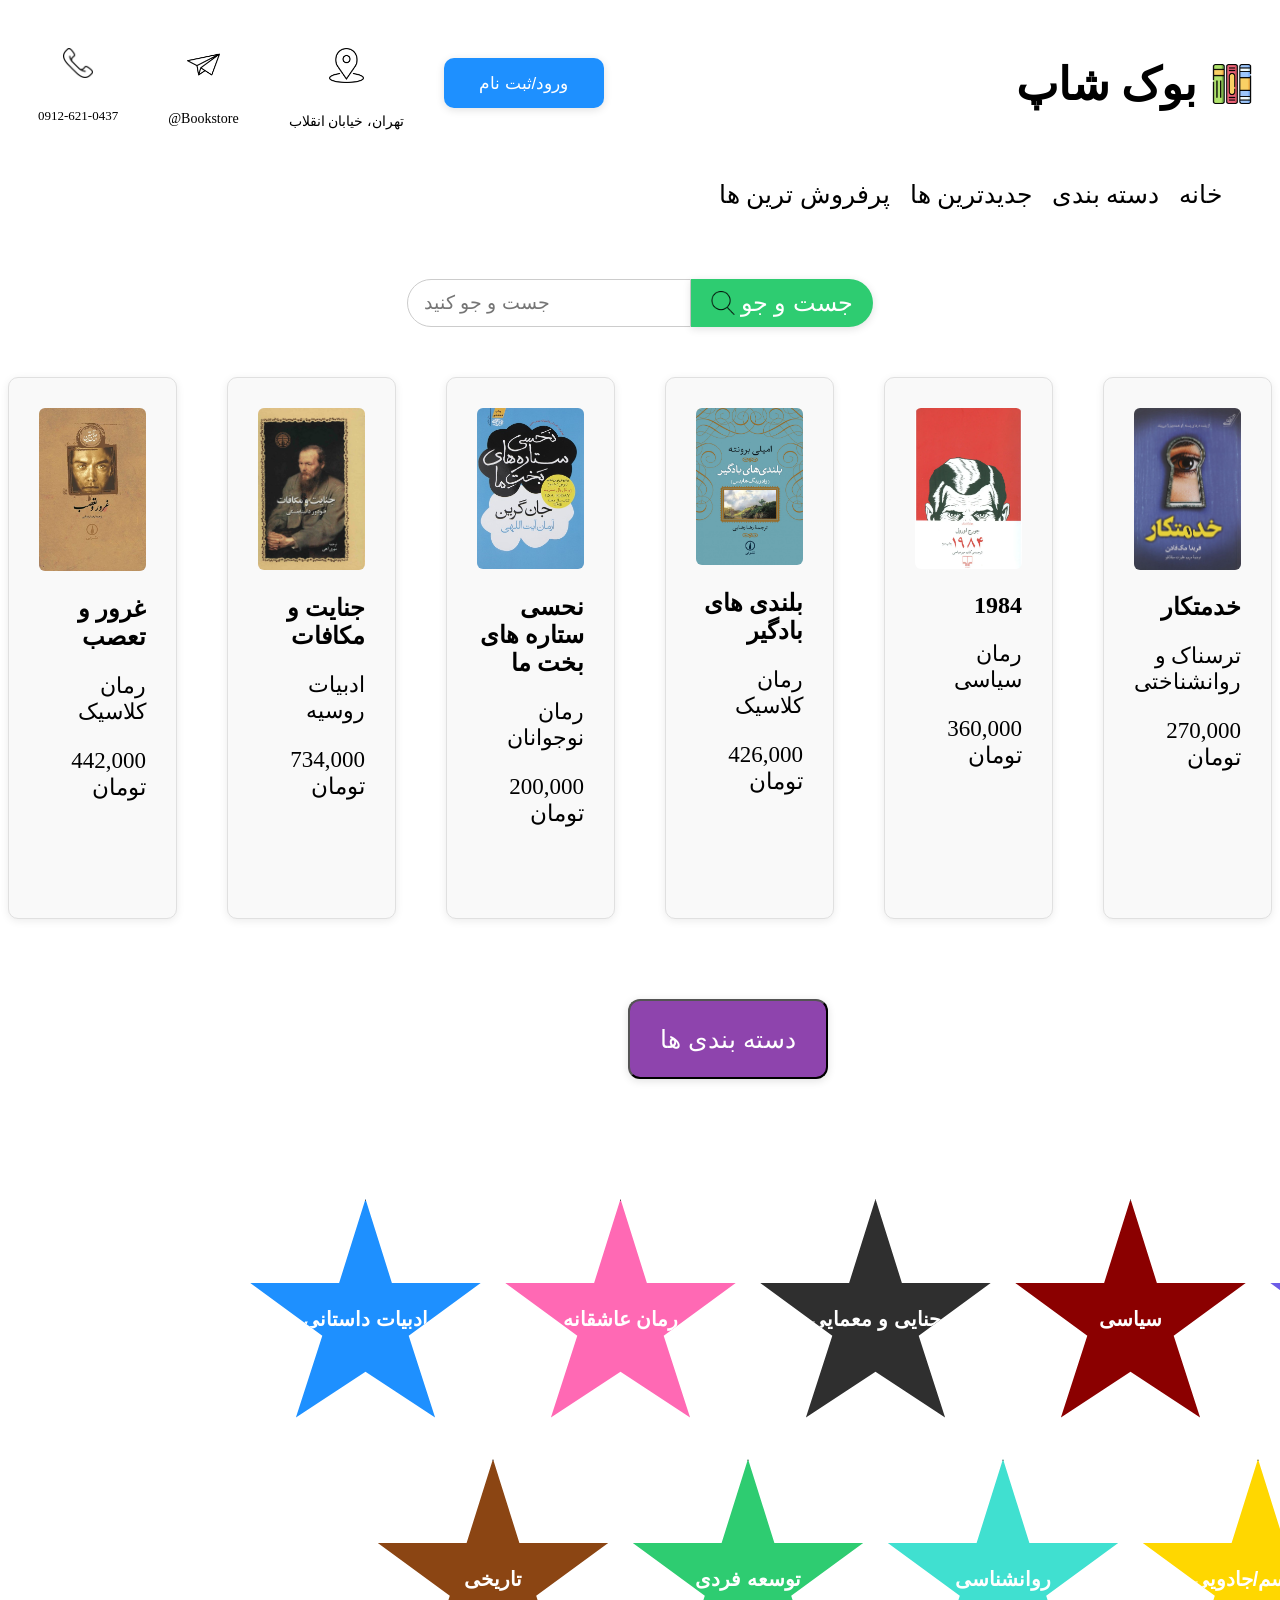
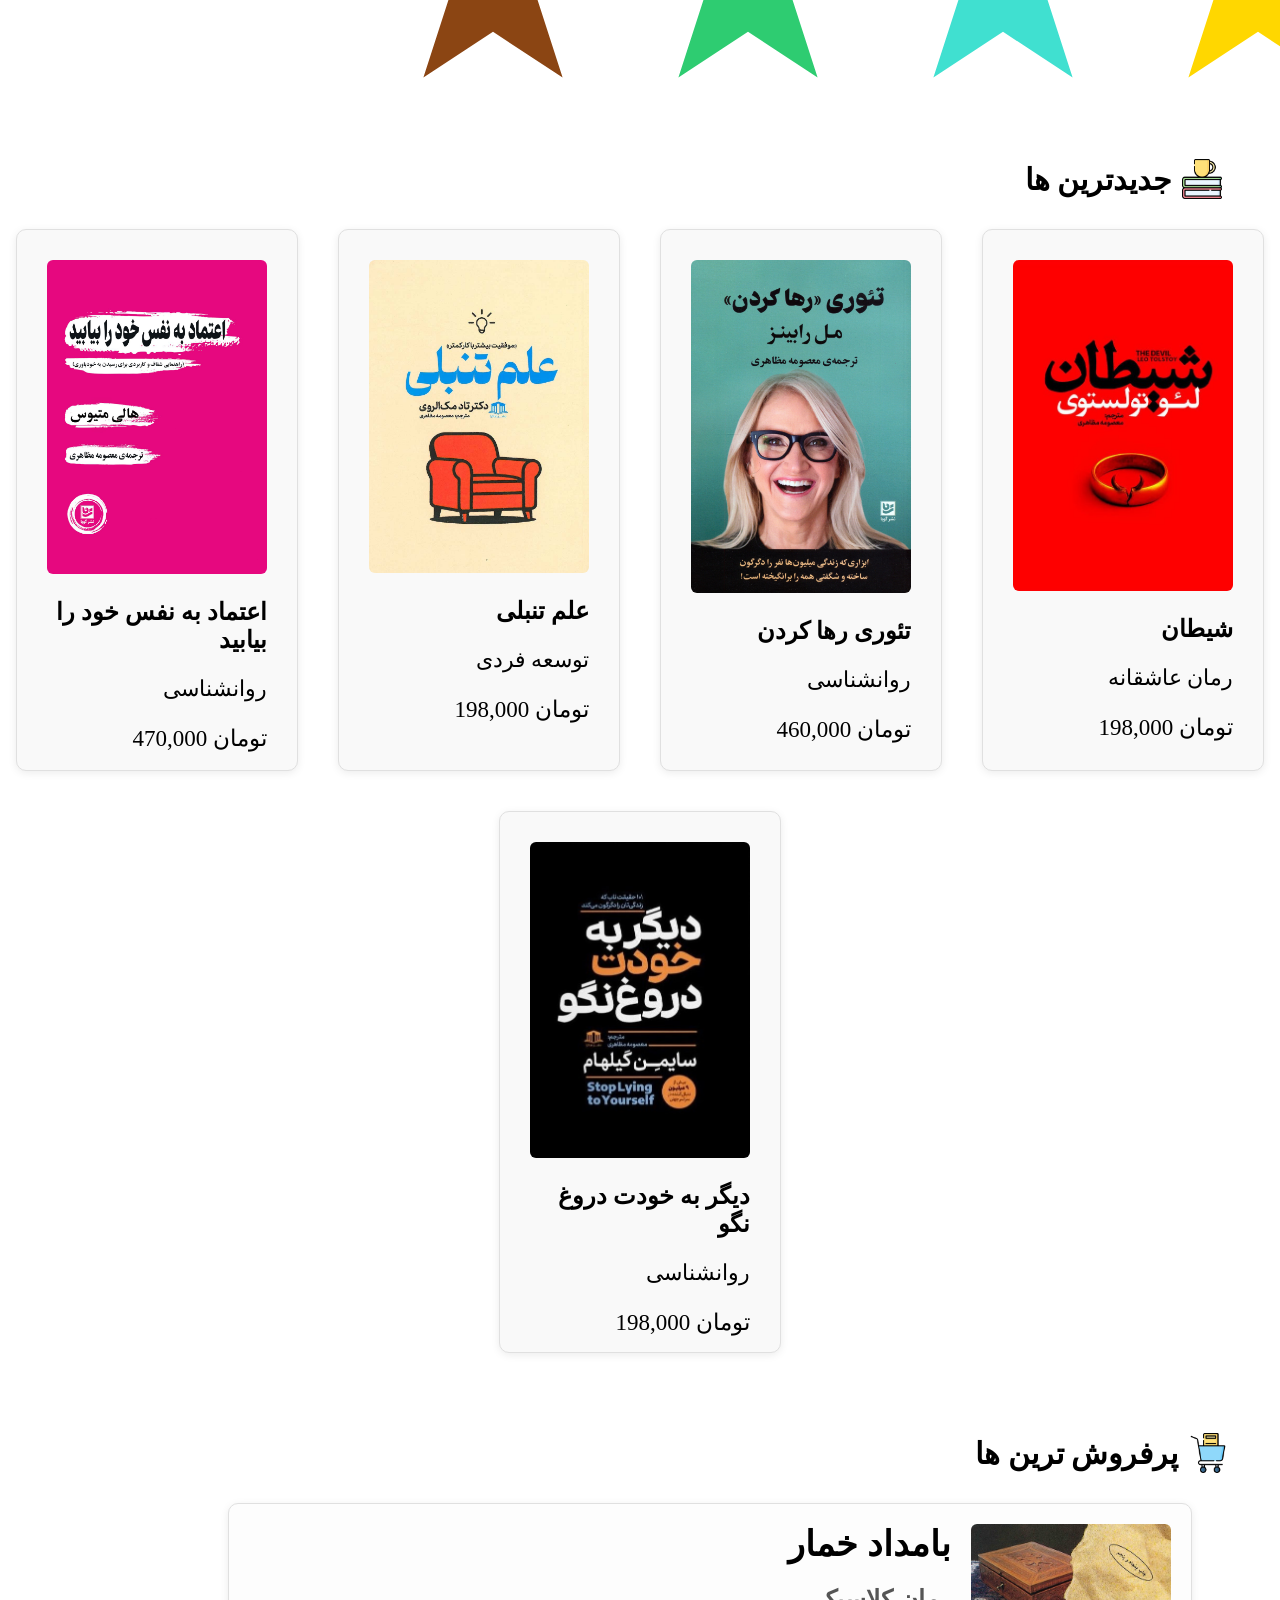
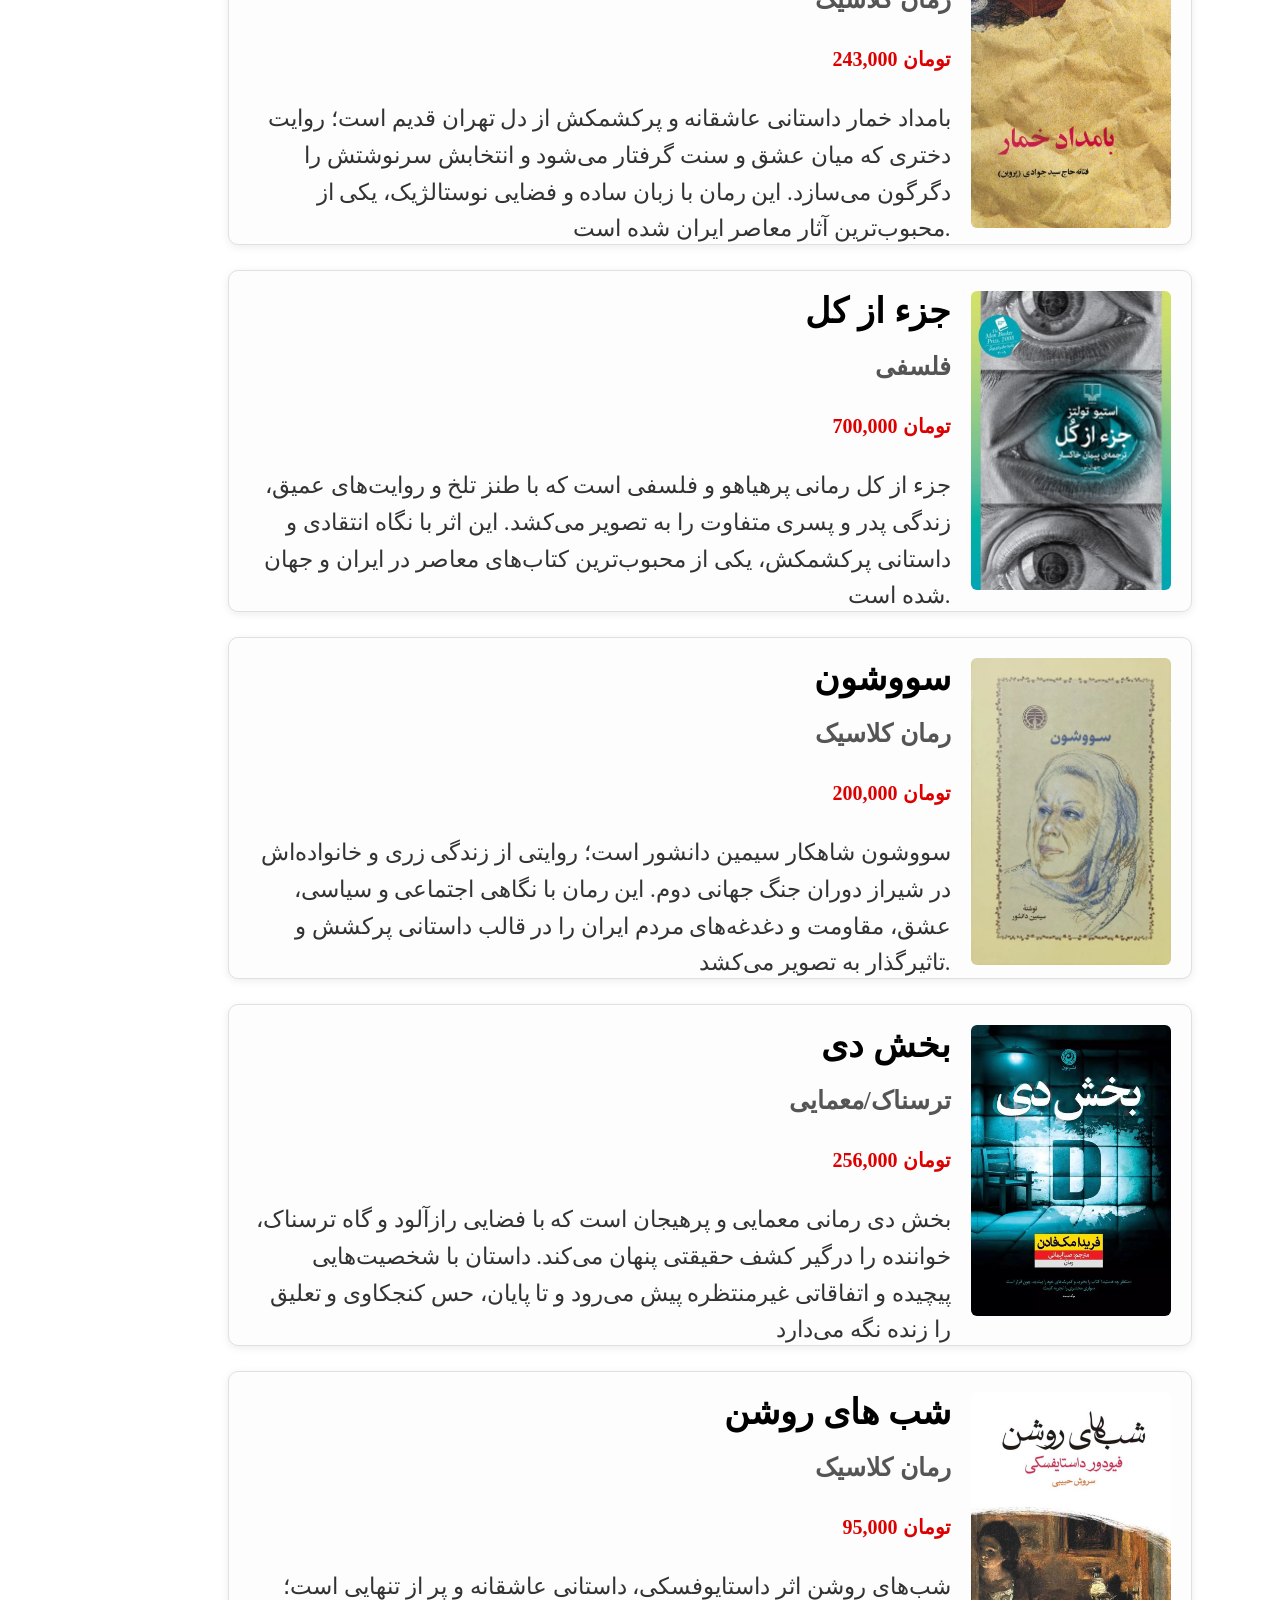
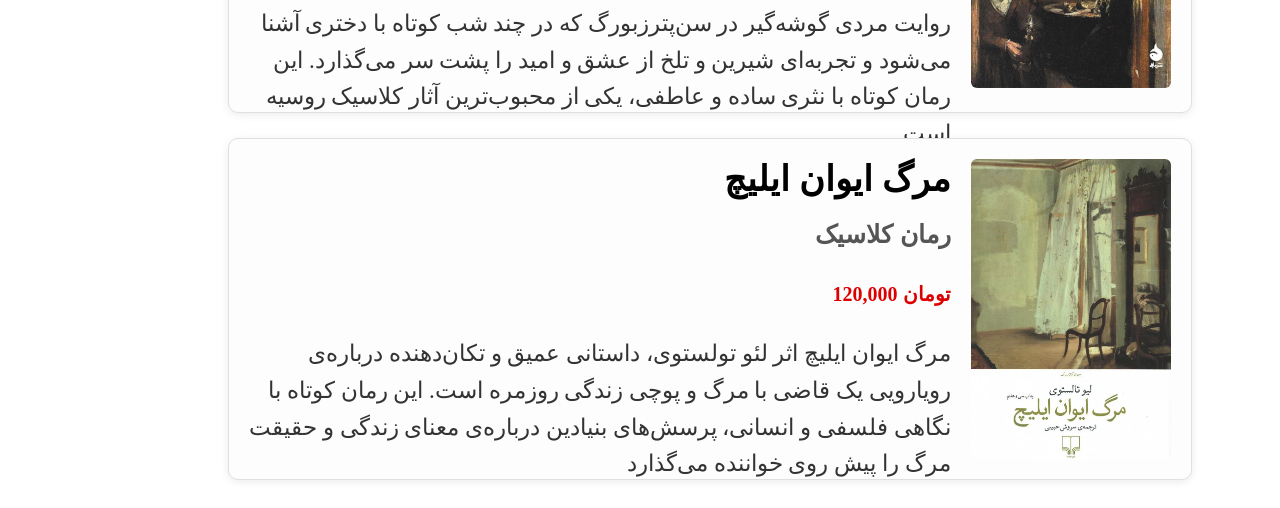
<file: index.html>
<!DOCTYPE html>
<html lang="en">
<head>
  <meta charset="UTF-8">
  <meta name="viewport" content="width=device-width, initial-scale=1.0">
  <title>Book Store</title>
  <link href="./assets/style.css" rel="stylesheet">
</head>
<body>
  <div class="header">
    <div class="right-side">
       <h1>بوک شاپ</h1>
    <img class="book-icon"src="./assets/images/books.png" alt="Book Icon" width="40" height="40">
    </div>
  <div class="left-side">
    <div class="icon-with-text">
    <img src="./assets/images/phone.png" alt="phone icon" width="30" height="30">
    <span class="info-text">0912-621-0437</span>
    </div>
    <div class="icon-with-text">
    <img src="./assets/images/paper-plane.png" alt="telegram icon" width="33"height="33">
    <span>@Bookstore</span>
    </div>
    <div class="icon-with-text">
    <img src="./assets/images/placeholder.png" alt="address" width="35" height="35">
    <span>تهران، خیابان انقلاب</span>
  </div>
  <button class="log-sign">ورود/ثبت نام</button>
  </div>
  </div>
  <div class="navbar">
     <a href="index.html">خانه</a>
     <a href="categories.html">دسته بندی</a>
     <a href="new.html">جدیدترین ها</a>
     <a href="bestsellers.html">پرفروش ترین ها</a>
  </div>
  <div class="search-box">
    <input class="search-input" type="text" placeholder="جست و جو کنید">
    <button class="search-btn">
      <img src="./assets/images/search.png" alt="search-icon" width="30s" height="30">
      جست و جو
    </button>
  </div>
  <div class="picture-ads">
    <div class="book">
      <img src="./assets/images/غرور و تعصب.jpg">
      <h2>غرور و تعصب</h3>
      <p class="genre">رمان کلاسیک</p>
      <p class="price">442,000 تومان</p>
    </div>
    <div class="book">
      <img src="./assets/images/جنایت و مکافات.jpg">
      <h2>جنایت و مکافات</h2>
      <p class="genre">ادبیات روسیه</p>
      <p class="price">734,000 تومان</p>
    </div>
    <div class="book">
      <img src="./assets/images/نحسی ستاره های بخت ما.jpg">
      <h2>نحسی ستاره های بخت ما</h2>
      <p class="genre">رمان نوجوانان</p>
      <p class="price">200,000 تومان</p>
    </div>
    <div class="book">
      <img src="./assets/images/بلندی های بادگیر.webp">
      <h2>بلندی های بادگیر</h2>
      <p class="genre">رمان کلاسیک</p>
      <p class="price">426,000 تومان</p>
    </div>
    <div class="book">
      <img src="./assets/images/1984.webp">
      <h2>1984</h2>
      <p class="genre">رمان سیاسی</p>
      <p class="price">360,000 تومان</p>
    </div>
    <div class="book">
      <img src="./assets/images/خدمتکار.jpg">
      <h2>خدمتکار</h2>
      <p class="genre">ترسناک و روانشناختی</p>
      <p class="price">270,000 تومان</p>
    </div>
  </div>
  <div class="category">
    <button class="category-btn">دسته بندی ها</button>
    <div class="star-container">
      <div class="star-row">
      <button class="star-btn" 
      style="background-color: #1e90ff; color: #fff"
      >ادبیات داستانی</button>
      <button class="star-btn" 
      style="background-color: #ff69b4; color: #fff"
      >رمان عاشقانه</button>
      <button class="star-btn"
      style="background-color: #2f2f2f; color: #fff;"
      >جنایی و معمایی</button>
      <button class="star-btn"
      style="background-color: #8b0000; color: #fff;"
      >سیاسی</button>
      <button class="star-btn"
      style="background-color: #6c5ce7; color: #fff;"
      >علمی-تخیلی</button>
      <button class="star-btn"
      style="background-color: #50c878; color: #fff;"
      >فانتزی</button>
      </div>
      <div class="star-row">
      <button class="star-btn"
      style="background-color: #8b4513; color: #fff;"
      >تاریخی</button>
      <button class="star-btn"
      style="background-color: #2ecc71; color: #fff;"
      >توسعه فردی</button>
      <button class="star-btn" 
      style="background-color: #40e0d0; color: #fff;"
      >روانشناسی</button>
      <button class="star-btn"
      style="background-color: #ffd700; color: #fff;"
      >رئالیسم/جادویی</button>
      <button class="star-btn"
      style="background-color: #000000; color: #fff;"
      >ترسناک</button>
      </div>
    </div>
  </div>
  <div class="the-new">
    <div class="new-title">
      <h1>جدیدترین ها</h1>
      <img src="./assets/images/book.png" alt="Book Icon" width="40" height="40">
    </div>
    
    <div class="new-books">
      <div class="book">
        <img src="./assets/images/اعتمادبه نفس.jpg" alt="کتاب جدید1">
        <h2>اعتماد به نفس خود را بیابید</h2>
        <p class="genre">روانشناسی</p>
        <p class="price">470,000 تومان</p>
      </div>
      <div class="book">
        <img src="./assets/images/علم تنبلی.jpg" alt="کتاب جدید2">
        <h2>علم تنبلی</h2>
        <p class="genre">توسعه فردی</p>
        <p class="price">198,000 تومان</p>
      </div>
      <div class="book">
        <img src="./assets/images/رها کردن.jpg" alt="کتاب جدید3">
        <h2>تئوری رها کردن</h2>
        <p class="genre">روانشناسی</p>
        <p class="price">460,000 تومان</p>
      </div>
      <div class="book">
        <img src="./assets/images/شیطان.jpg" alt="کتاب جدید4">
        <h2>شیطان</h2>
        <p class="genre">رمان عاشقانه</p>
        <p class="price">198,000 تومان</p>
      </div>
      <div class="book">
        <img src="./assets/images/دیگر به خودت دروغ نگو.jpg" alt="کتاب جدید5">
        <h2>دیگر به خودت دروغ نگو</h2>
        <p class="genre">روانشناسی</p>
        <p class="price">198,000 تومان</p>
      </div>
    </div>
    </div>
  <div class="best-selling">
    <div class="best-title">
      <h1>پرفروش ترین ها</h1>
      <img src="./assets/images/shopping-cart.png" alt="Book Icon" width="40" height="40">
    </div>

    <div class="best-books">
      <div class="book">
        <img src="./assets/images/بامداد خمار.jpg" alt="کتاب پرفروش1">
        <div class="book-info">
        <h2>بامداد خمار</h2>
        <p class="genre">رمان کلاسیک</p>
        <p class="price">243,000 تومان</p>
        <p class="explanation">بامداد خمار داستانی عاشقانه و پرکشمکش از دل تهران قدیم است؛ روایت دختری که میان عشق و سنت گرفتار می‌شود و انتخابش سرنوشتش را دگرگون می‌سازد. این رمان با زبان ساده و فضایی نوستالژیک، یکی از محبوب‌ترین آثار معاصر ایران شده است.</p>
      </div>
      </div>
      <div class="book">
        <img src="./assets/images/جزء از کل.jpg" alt="کتاب پرفروش2">
        <div class="book-info">
        <h2>جزء از کل</h2>
        <p class="genre">فلسفی</p>
        <p class="price">700,000 تومان</p>
        <p class="explanation">جزء از کل رمانی پرهیاهو و فلسفی است که با طنز تلخ و روایت‌های عمیق، زندگی پدر و پسری متفاوت را به تصویر می‌کشد. این اثر با نگاه انتقادی و داستانی پرکشمکش، یکی از محبوب‌ترین کتاب‌های معاصر در ایران و جهان شده است.</p>
      </div>
      </div>
      <div class="book">
        <img src="./assets/images/سووشون.webp" alt="کتاب پرفروش3">
        <div class="book-info">
        <h2>سووشون</h2>
        <p class="genre">رمان کلاسیک</p>
        <p class="price">200,000 تومان</p>
        <p class="explanation">سووشون شاهکار سیمین دانشور است؛ روایتی از زندگی زری و خانواده‌اش در شیراز دوران جنگ جهانی دوم. این رمان با نگاهی اجتماعی و سیاسی، عشق، مقاومت و دغدغه‌های مردم ایران را در قالب داستانی پرکشش و تاثیرگذار به تصویر می‌کشد.</p>
      </div>
      </div>
      <div class="book">
        <img src="./assets/images/بخش دی.webp" alt="کتاب پرفروش4">
        <div class="book-info">
        <h2>بخش دی</h2>
        <p class="genre">ترسناک/معمایی</p>
        <p class="price">256,000 تومان</p>
        <p class="explanation">بخش دی رمانی معمایی و پرهیجان است که با فضایی رازآلود و گاه ترسناک، خواننده را درگیر کشف حقیقتی پنهان می‌کند. داستان با شخصیت‌هایی پیچیده و اتفاقاتی غیرمنتظره پیش می‌رود و تا پایان، حس کنجکاوی و تعلیق را زنده نگه می‌دارد</p>
      </div>
      </div>
      <div class="book">
        <img src="./assets/images/شب های روشن.jpg" alt="کتاب پرفروش5">
        <div class="book-info">
        <h2>شب های روشن</h2>
        <p class="genre">رمان کلاسیک</p>
        <p class="price">95,000 تومان</p>
        <p class="explanation">شب‌های روشن اثر داستایوفسکی، داستانی عاشقانه و پر از تنهایی است؛ روایت مردی گوشه‌گیر در سن‌پترزبورگ که در چند شب کوتاه با دختری آشنا می‌شود و تجربه‌ای شیرین و تلخ از عشق و امید را پشت سر می‌گذارد. این رمان کوتاه با نثری ساده و عاطفی، یکی از محبوب‌ترین آثار کلاسیک روسیه است</p>
      </div>
      </div>
      <div class="book">
        <img src="./assets/images/مرگ ایوان ایلیچ.webp" alt="کتاب پرفروش6">
        <div class="book-info">
        <h2>مرگ ایوان ایلیچ</h2>
        <p class="genre">رمان کلاسیک</p>
        <p class="price">120,000 تومان</p>
        <p class="explanation">مرگ ایوان ایلیچ اثر لئو تولستوی، داستانی عمیق و تکان‌دهنده درباره‌ی رویارویی یک قاضی با مرگ و پوچی زندگی روزمره است. این رمان کوتاه با نگاهی فلسفی و انسانی، پرسش‌های بنیادین درباره‌ی معنای زندگی و حقیقت مرگ را پیش روی خواننده می‌گذارد</p>
      </div>
      </div>
    </div>
  </div>
  <div class="opinions">

  </div>
</body>
</html>
</file>
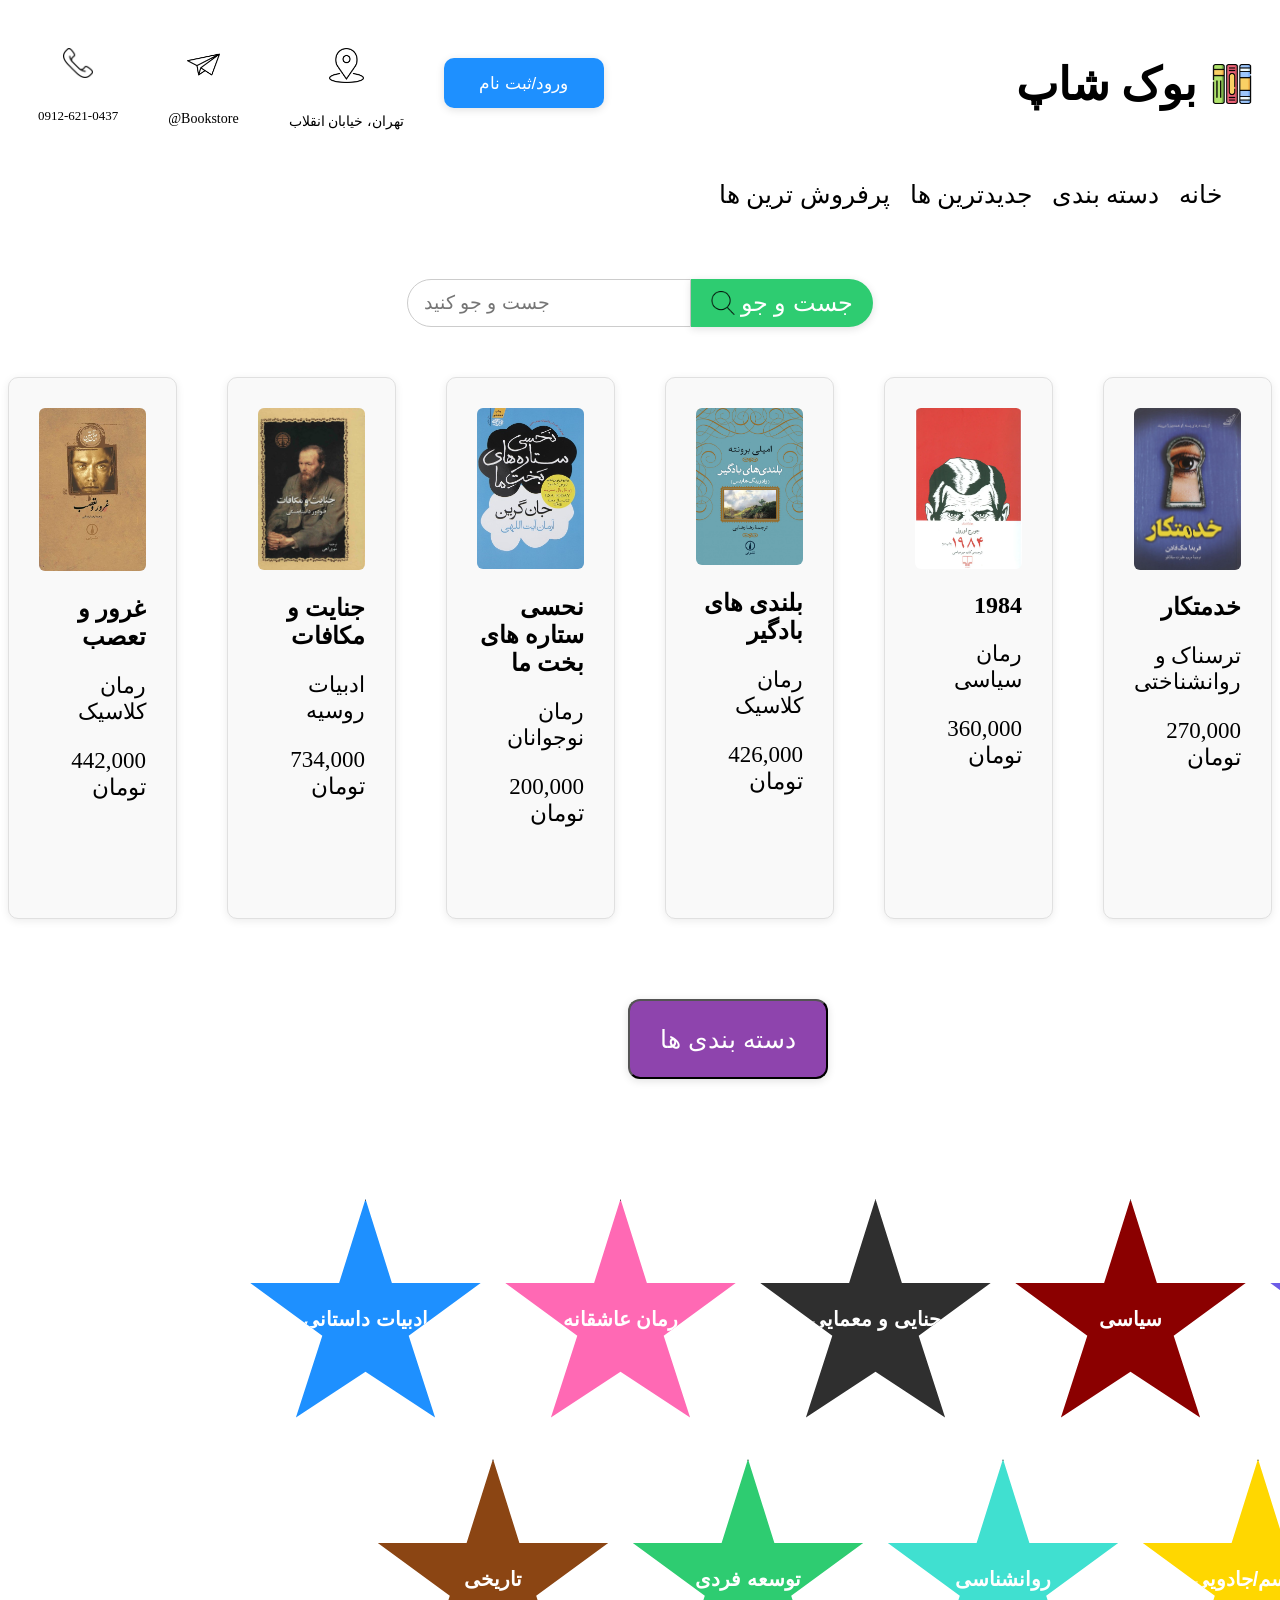
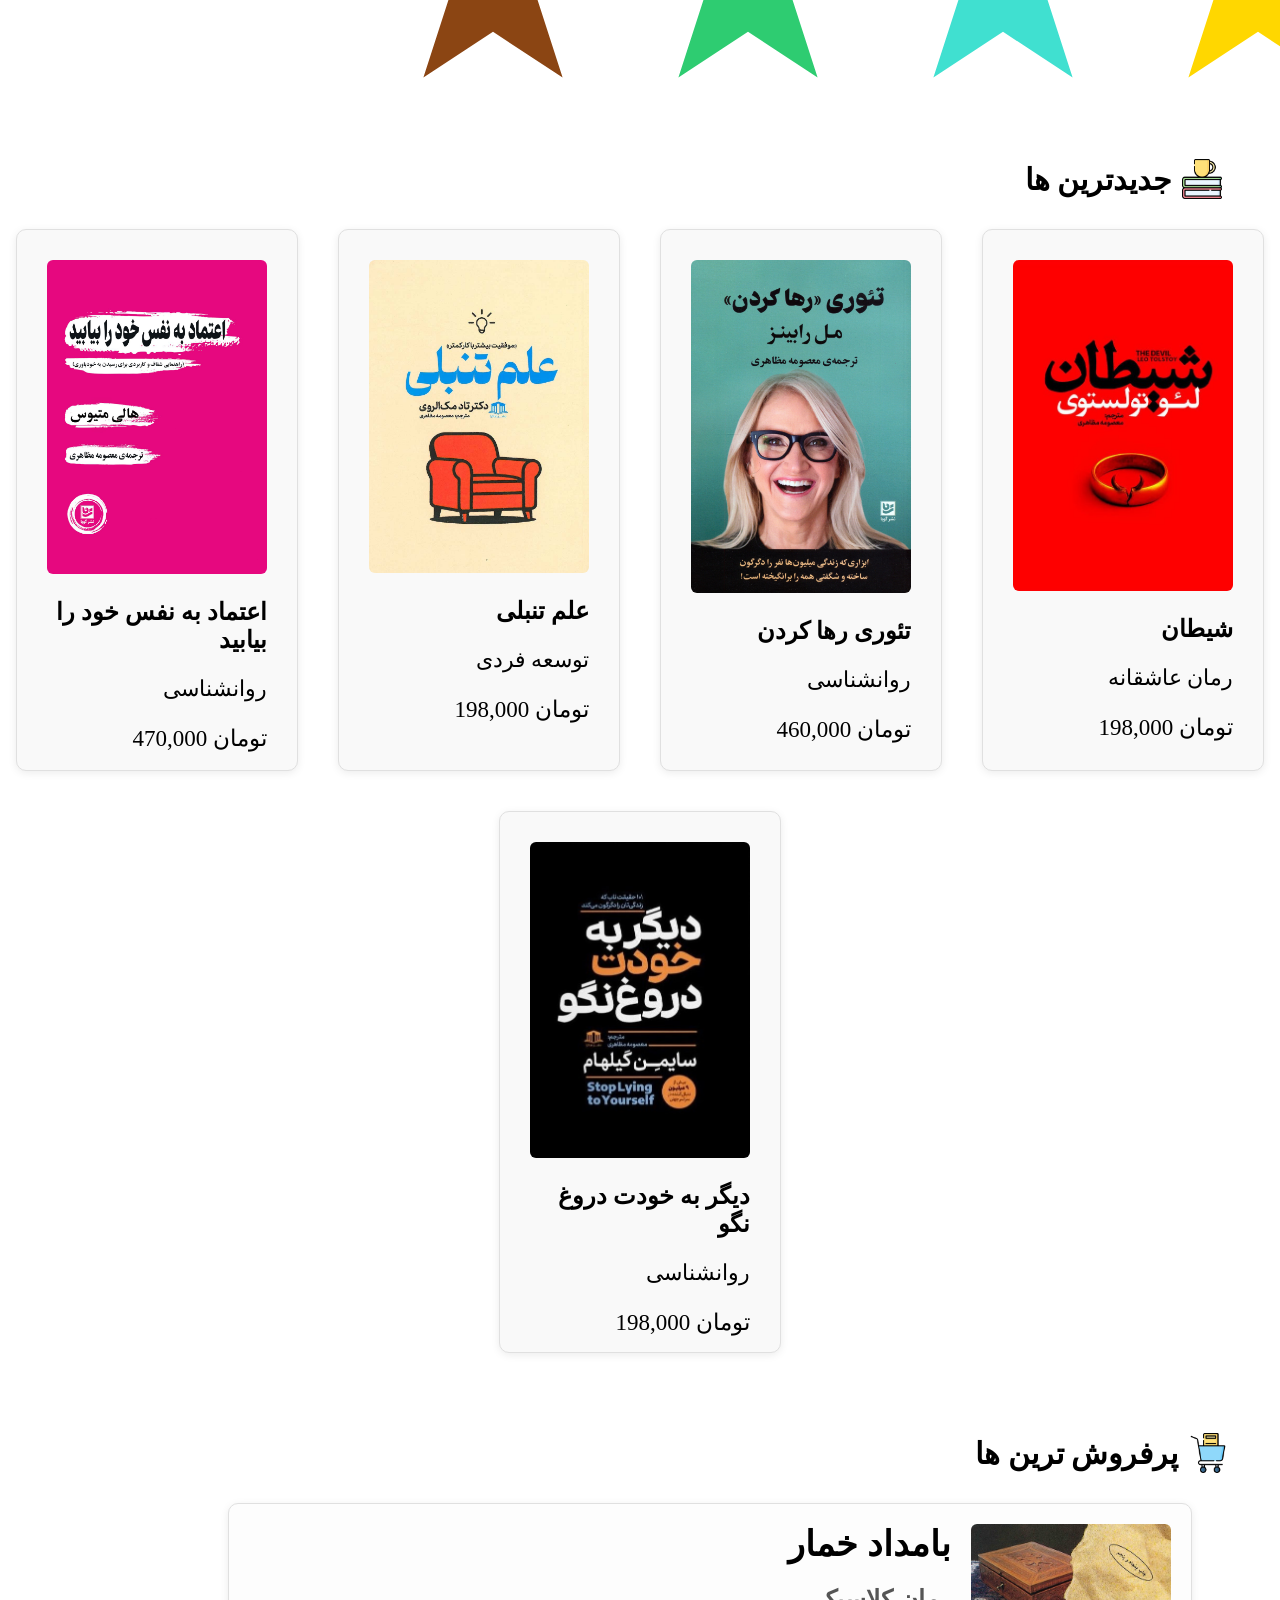
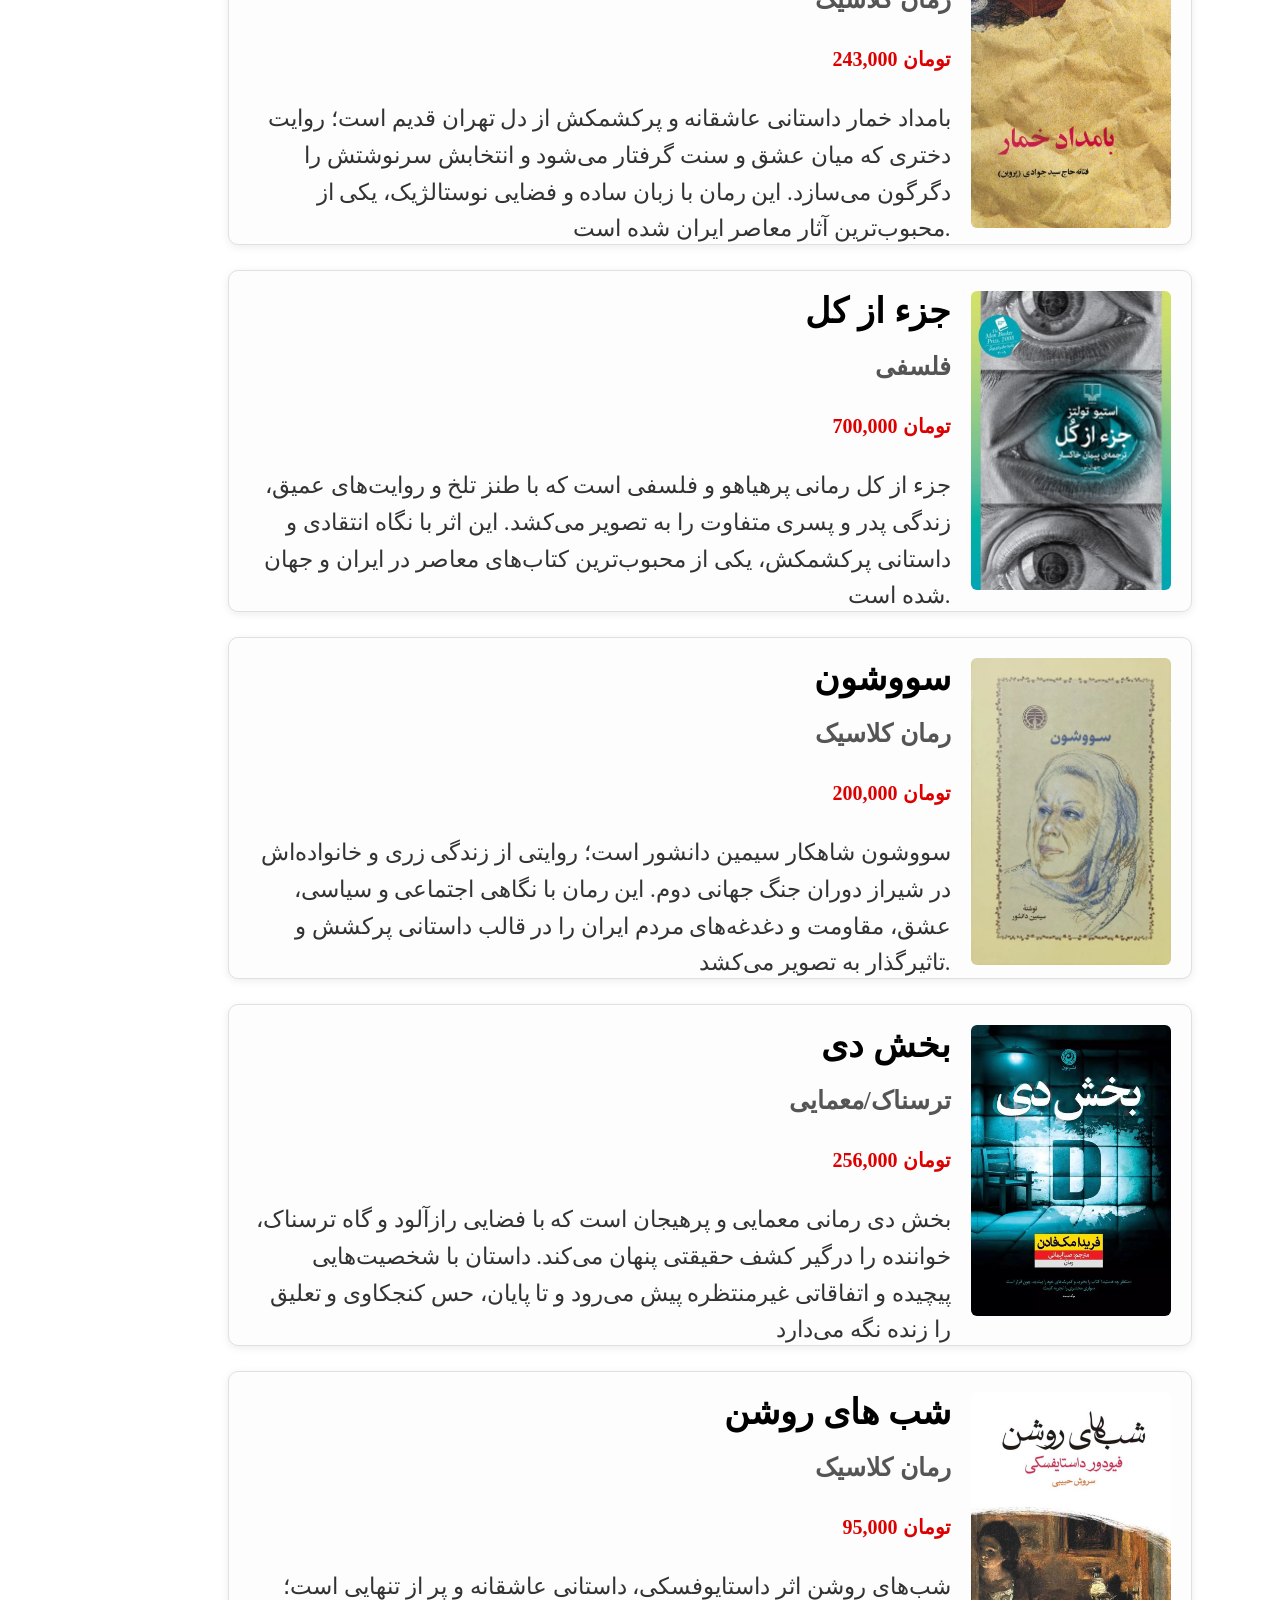
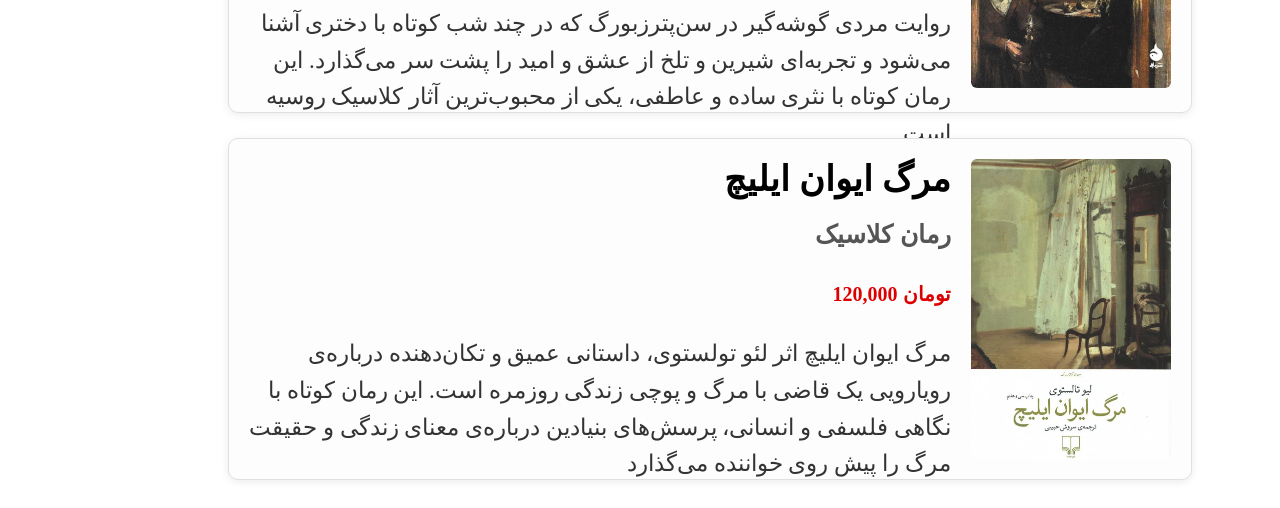
<file: htmls/index.html>
<!DOCTYPE html>
<html lang="en">
<head>
  <meta charset="UTF-8">
  <meta name="viewport" content="width=device-width, initial-scale=1.0">
  <title>Book Store</title>
  <link href="../assets/style.css" rel="stylesheet">
</head>
<body>
  <div class="header">
    <div class="right-side">
       <h1>بوک شاپ</h1>
    <img class="book-icon"src="../assets/images/books.png" alt="Book Icon" width="40" height="40">
    </div>
  <div class="left-side">
    <div class="icon-with-text">
    <img src="../assets/images/phone.png" alt="phone icon" width="30" height="30">
    <span class="info-text">0912-621-0437</span>
    </div>
    <div class="icon-with-text">
    <img src="../assets/images/paper-plane.png" alt="telegram icon" width="33"height="33">
    <span>@Bookstore</span>
    </div>
    <div class="icon-with-text">
    <img src="../assets/images/placeholder.png" alt="address" width="35" height="35">
    <span>تهران، خیابان انقلاب</span>
  </div>
  <button class="log-sign">ورود/ثبت نام</button>
  </div>
  </div>
  <div class="navbar">
     <a href="index.html">خانه</a>
     <a href="categories.html">دسته بندی</a>
     <a href="new.html">جدیدترین ها</a>
     <a href="bestsellers.html">پرفروش ترین ها</a>
  </div>
  <div class="search-box">
    <input class="search-input" type="text" placeholder="جست و جو کنید">
    <button class="search-btn">
      <img src="../assets/images/search.png" alt="search-icon" width="30s" height="30">
      جست و جو
    </button>
  </div>
  <div class="picture-ads">
    <div class="book">
      <img src="../assets/images/غرور و تعصب.jpg">
      <h2>غرور و تعصب</h3>
      <p class="genre">رمان کلاسیک</p>
      <p class="price">442,000 تومان</p>
    </div>
    <div class="book">
      <img src="../assets/images/جنایت و مکافات.jpg">
      <h2>جنایت و مکافات</h2>
      <p class="genre">ادبیات روسیه</p>
      <p class="price">734,000 تومان</p>
    </div>
    <div class="book">
      <img src="../assets/images/نحسی ستاره های بخت ما.jpg">
      <h2>نحسی ستاره های بخت ما</h2>
      <p class="genre">رمان نوجوانان</p>
      <p class="price">200,000 تومان</p>
    </div>
    <div class="book">
      <img src="../assets/images/بلندی های بادگیر.webp">
      <h2>بلندی های بادگیر</h2>
      <p class="genre">رمان کلاسیک</p>
      <p class="price">426,000 تومان</p>
    </div>
    <div class="book">
      <img src="../assets/images/1984.webp">
      <h2>1984</h2>
      <p class="genre">رمان سیاسی</p>
      <p class="price">360,000 تومان</p>
    </div>
    <div class="book">
      <img src="../assets/images/خدمتکار.jpg">
      <h2>خدمتکار</h2>
      <p class="genre">ترسناک و روانشناختی</p>
      <p class="price">270,000 تومان</p>
    </div>
  </div>
  <div class="category">
    <button class="category-btn">دسته بندی ها</button>
    <div class="star-container">
      <div class="star-row">
      <button class="star-btn" 
      style="background-color: #1e90ff; color: #fff"
      >ادبیات داستانی</button>
      <button class="star-btn" 
      style="background-color: #ff69b4; color: #fff"
      >رمان عاشقانه</button>
      <button class="star-btn"
      style="background-color: #2f2f2f; color: #fff;"
      >جنایی و معمایی</button>
      <button class="star-btn"
      style="background-color: #8b0000; color: #fff;"
      >سیاسی</button>
      <button class="star-btn"
      style="background-color: #6c5ce7; color: #fff;"
      >علمی-تخیلی</button>
      <button class="star-btn"
      style="background-color: #50c878; color: #fff;"
      >فانتزی</button>
      </div>
      <div class="star-row">
      <button class="star-btn"
      style="background-color: #8b4513; color: #fff;"
      >تاریخی</button>
      <button class="star-btn"
      style="background-color: #2ecc71; color: #fff;"
      >توسعه فردی</button>
      <button class="star-btn" 
      style="background-color: #40e0d0; color: #fff;"
      >روانشناسی</button>
      <button class="star-btn"
      style="background-color: #ffd700; color: #fff;"
      >رئالیسم/جادویی</button>
      <button class="star-btn"
      style="background-color: #000000; color: #fff;"
      >ترسناک</button>
      </div>
    </div>
  </div>
  <div class="the-new">
    <div class="new-title">
      <h1>جدیدترین ها</h1>
      <img src="../assets/images/book.png" alt="Book Icon" width="40" height="40">
    </div>
    
    <div class="new-books">
      <div class="book">
        <img src="../assets/images/اعتمادبه نفس.jpg" alt="کتاب جدید1">
        <h2>اعتماد به نفس خود را بیابید</h2>
        <p class="genre">روانشناسی</p>
        <p class="price">470,000 تومان</p>
      </div>
      <div class="book">
        <img src="../assets/images/علم تنبلی.jpg" alt="کتاب جدید2">
        <h2>علم تنبلی</h2>
        <p class="genre">توسعه فردی</p>
        <p class="price">198,000 تومان</p>
      </div>
      <div class="book">
        <img src="../assets/images/رها کردن.jpg" alt="کتاب جدید3">
        <h2>تئوری رها کردن</h2>
        <p class="genre">روانشناسی</p>
        <p class="price">460,000 تومان</p>
      </div>
      <div class="book">
        <img src="../assets/images/شیطان.jpg" alt="کتاب جدید4">
        <h2>شیطان</h2>
        <p class="genre">رمان عاشقانه</p>
        <p class="price">198,000 تومان</p>
      </div>
      <div class="book">
        <img src="../assets/images/دیگر به خودت دروغ نگو.jpg" alt="کتاب جدید5">
        <h2>دیگر به خودت دروغ نگو</h2>
        <p class="genre">روانشناسی</p>
        <p class="price">198,000 تومان</p>
      </div>
    </div>
    </div>
  <div class="best-selling">
    <div class="best-title">
      <h1>پرفروش ترین ها</h1>
      <img src="../assets/images/shopping-cart.png" alt="Book Icon" width="40" height="40">
    </div>

    <div class="best-books">
      <div class="book">
        <img src="../assets/images/بامداد خمار.jpg" alt="کتاب پرفروش1">
        <div class="book-info">
        <h2>بامداد خمار</h2>
        <p class="genre">رمان کلاسیک</p>
        <p class="price">243,000 تومان</p>
        <p class="explanation">بامداد خمار داستانی عاشقانه و پرکشمکش از دل تهران قدیم است؛ روایت دختری که میان عشق و سنت گرفتار می‌شود و انتخابش سرنوشتش را دگرگون می‌سازد. این رمان با زبان ساده و فضایی نوستالژیک، یکی از محبوب‌ترین آثار معاصر ایران شده است.</p>
      </div>
      </div>
      <div class="book">
        <img src="../assets/images/جزء از کل.jpg" alt="کتاب پرفروش2">
        <div class="book-info">
        <h2>جزء از کل</h2>
        <p class="genre">فلسفی</p>
        <p class="price">700,000 تومان</p>
        <p class="explanation">جزء از کل رمانی پرهیاهو و فلسفی است که با طنز تلخ و روایت‌های عمیق، زندگی پدر و پسری متفاوت را به تصویر می‌کشد. این اثر با نگاه انتقادی و داستانی پرکشمکش، یکی از محبوب‌ترین کتاب‌های معاصر در ایران و جهان شده است.</p>
      </div>
      </div>
      <div class="book">
        <img src="../assets/images/سووشون.webp" alt="کتاب پرفروش3">
        <div class="book-info">
        <h2>سووشون</h2>
        <p class="genre">رمان کلاسیک</p>
        <p class="price">200,000 تومان</p>
        <p class="explanation">سووشون شاهکار سیمین دانشور است؛ روایتی از زندگی زری و خانواده‌اش در شیراز دوران جنگ جهانی دوم. این رمان با نگاهی اجتماعی و سیاسی، عشق، مقاومت و دغدغه‌های مردم ایران را در قالب داستانی پرکشش و تاثیرگذار به تصویر می‌کشد.</p>
      </div>
      </div>
      <div class="book">
        <img src="../assets/images/بخش دی.webp" alt="کتاب پرفروش4">
        <div class="book-info">
        <h2>بخش دی</h2>
        <p class="genre">ترسناک/معمایی</p>
        <p class="price">256,000 تومان</p>
        <p class="explanation">بخش دی رمانی معمایی و پرهیجان است که با فضایی رازآلود و گاه ترسناک، خواننده را درگیر کشف حقیقتی پنهان می‌کند. داستان با شخصیت‌هایی پیچیده و اتفاقاتی غیرمنتظره پیش می‌رود و تا پایان، حس کنجکاوی و تعلیق را زنده نگه می‌دارد</p>
      </div>
      </div>
      <div class="book">
        <img src="../assets/images/شب های روشن.jpg" alt="کتاب پرفروش5">
        <div class="book-info">
        <h2>شب های روشن</h2>
        <p class="genre">رمان کلاسیک</p>
        <p class="price">95,000 تومان</p>
        <p class="explanation">شب‌های روشن اثر داستایوفسکی، داستانی عاشقانه و پر از تنهایی است؛ روایت مردی گوشه‌گیر در سن‌پترزبورگ که در چند شب کوتاه با دختری آشنا می‌شود و تجربه‌ای شیرین و تلخ از عشق و امید را پشت سر می‌گذارد. این رمان کوتاه با نثری ساده و عاطفی، یکی از محبوب‌ترین آثار کلاسیک روسیه است</p>
      </div>
      </div>
      <div class="book">
        <img src="../assets/images/مرگ ایوان ایلیچ.webp" alt="کتاب پرفروش6">
        <div class="book-info">
        <h2>مرگ ایوان ایلیچ</h2>
        <p class="genre">رمان کلاسیک</p>
        <p class="price">120,000 تومان</p>
        <p class="explanation">مرگ ایوان ایلیچ اثر لئو تولستوی، داستانی عمیق و تکان‌دهنده درباره‌ی رویارویی یک قاضی با مرگ و پوچی زندگی روزمره است. این رمان کوتاه با نگاهی فلسفی و انسانی، پرسش‌های بنیادین درباره‌ی معنای زندگی و حقیقت مرگ را پیش روی خواننده می‌گذارد</p>
      </div>
      </div>
    </div>
  </div>
  <div class="opinions">

  </div>
</body>
</html>
</file>
<file: assets/style.css>
.header {
  display: flex;
  justify-content: space-between; 
  align-items: center;
  padding: 20px;
  direction: rtl;
}

.right-side {
  display: flex;
  align-items: center;
  gap: 15px;
  flex-direction: row-reverse;
  direction: rtl;
}


.left-side {
  display: flex;
  gap: 30px;
  direction: ltr;
  margin-right: 70px;
}

.header h1 {
  font-size: 45px;
  margin: 0;
}
.icon-with-text{
  display: flex;
  flex-direction: column;
  font-size: 14px;
  margin-top: 20px;
  align-items: center;
}
.icon-with-text span{
  margin-top: 20px;
  padding: 10px;
}
.info-text{
  margin-top: 20px;
  padding: 10px;
  font-size: 13px;
}
.navbar{
  display: flex;
  gap: 20px;
  justify-content: right;
  margin-top: 20px;
  direction: rtl;
  margin-right: 50px;
}
.navbar a,
.icon-with-text a{
  text-decoration: none;
  color: black;
  font-family: inherit;
  font-size: 25px;
}
.log-sign{
 width: 160px; 
 height: 50px; 
 padding: 10px 16px; 
 margin-top: 30px;
 border: none; 
 border-radius: 10px; 
 cursor: pointer; 
 font-size: 17px; 
 background: #1e90ff; 
 color: #fff; 
 box-shadow: 0 2px 8px rgba(0,0,0,0.12); 
 transition: transform 0.2s ease, box-shadow 0.2s ease, filter 0.2s ease;
}
.log-sign:hover{
  transform: translateY(-1px); 
  filter: brightness(1.1);
  box-shadow: 0 4px 12px rgba(0,0,0,0.15);
}
.search-box{
  display: flex;
  justify-content: center;
  align-items: center;
  margin-top: 70px;
}
.search-input{
  padding: 12px 16px;
  border: 1px solid #ccc;
  border-radius: 25px 0 0 25px;
  font-size: 19px;
  width: 250px;
  outline: none;
  background-color: #fff;
  transition: border-color 0.2s ease, box-shadow 0.2s ease;
}
.search-btn{
   padding: 10px 20px;
  border: none;
  border-radius: 0 25px 25px 0;
  font-size: 24.2px;
  cursor: pointer;
  display: flex;
  align-items: center;
  gap: 6px;
  background-color: #2ecc71;
  color: #fff; 
  box-shadow: 0 2px 8px rgba(0,0,0,0.12); 
  transition: transform 0.2s ease, box-shadow 0.2s ease, filter 0.2s ease;
}
.search-btn:hover{
  transform: translateY(-1px); 
  filter: brightness(1.1);
  box-shadow: 0 4px 12px rgba(0,0,0,0.15); 
}
.search-btn img{
  width: 24px;
  height: 24px;
}
.picture-ads{
  display: flex;
  flex-direction: row;
  justify-content: center;
  gap: 50px;
  margin-top: 50px;
}
.book{
  border: 1px solid #e0e0e0;
  border-radius: 10px;
  padding: 30px;
  text-align: right;
  width: 220px;
  height: 480px;
  background-color: #f9f9f9;
  box-shadow: 0 2px 8px rgba(0, 0, 0, 0.08);
  cursor: pointer;
  transition: transform 0.3s ease;
}
.book:hover{
  transform: scale(1.05);
  background-color: #ffffff;
  box-shadow: 0 4px 12px rgba(0, 0, 0, 0.12);
}
.book img{
  width: 100%;
  border-radius: 6px;
}
.genre{
  font-size: 22px;
}
.price{
  font-size: 23px;
}
.category{
  width: 200px;
  height: 60px;
  text-align: center;
  margin-top: 30px;
  margin-left: 450px;
  margin-bottom: 100px;
  font-size: 25px;
  border-radius: 12px;
}
.category-btn{
  width: 200px;
  height: 80px;
  text-align: center;
  margin-top: 50px;
  margin-left: 170px;
  margin-bottom: 100px;
  font-size: 25px;
  border-radius: 12px;
  background-color: #8e44ad;
  color: #fff;
  cursor: pointer;
  box-shadow: 0 2px 8px rgba(0, 0, 0, 0.12);
  transition: transform 0.2s ease, box-shadow 0.2s ease, filter 0.2s ease;
}
.category-btn:hover{
  transform: translateY(-1px); 
  filter: brightness(1.1); 
  box-shadow: 0 4px 12px rgba(0,0,0,0.15);
}
.star-container{
  display: flex;
  flex-direction: column;
  align-items: center;
  justify-content: center;
  gap: 20px;
  margin-top: 20px;
}
.star-row{
  display: flex;
  justify-content: center;
  gap: 15px;
  margin-left: 890px;
}
.star-btn{
  width: 240px;
  height: 240px;
  flex: 0 0 auto;
  clip-path: polygon(
    50% 0%, 61% 35%, 98% 35%, 
    68% 57%, 79% 91%, 50% 72%, 
    21% 91%, 32% 57%, 2% 35%, 
    39% 35%
  );
  display: flex;
  align-items: center;
  justify-content: center;
  text-align: center;
  font-size: 20px;
  font-weight: bold;
  cursor: pointer;
  transition: transform 0.3s ease;
}
.star-btn:hover{
  transform: scale(1.1);
}
.the-new{
 margin-top: 750px;
}
.the-newest {
 
}

.new-books{
  display: flex;
  flex-direction: row;
  flex-wrap: wrap;
  justify-content: center;
  gap: 40px;
}
.new-books .book{
   border: 1px solid #e0e0e0;
  border-radius: 10px;
  padding: 30px;
  text-align: right;
  width: 220px;
  height: 480px;
  background-color: #f9f9f9;
  box-shadow: 0 2px 8px rgba(0, 0, 0, 0.08);
  cursor: pointer;
  transition: transform 0.3s ease;
}
.new-books .book:hover{
   transform: scale(1.05);
  background-color: #ffffff;
  box-shadow: 0 4px 12px rgba(0, 0, 0, 0.12);
}
.the-new h1{
  font-size: 30px;
  margin: 0;
}
.new-title{
  display: flex;
  align-items: center;
  justify-content: flex-end;
  gap: 10px;
  margin-bottom: 30px;
  margin-right: 50px;
}
.best-selling{
  margin-top: 60px;
  padding: 20px;
}
.best-title{
  display: flex; 
  align-items: center; 
  justify-content: flex-end; 
  gap: 10px; 
  margin-bottom: 30px; 
  margin-right: 24px;
}
.best-title h1{
  font-size: 30px;
  margin: 0;
}
.best-books{
  display: flex;
  flex-direction: column;
  gap: 25px;
  margin-left: 200px;
}
.best-books .book{
  display: flex; 
  flex-direction: row-reverse ;  
  align-items: flex-start; 
  border: 1px solid #e0e0e0; 
  border-radius: 10px; 
  padding: 20px; 
  background-color: #fdfdfd; 
  box-shadow: 0 2px 8px rgba(0,0,0,0.08); 
  transition: transform 0.3s ease;
  width: 90%;
  height: 300px;
}
.best-books .book:hover{
  transform: scale(1.05);
  background-color: #ffffff;
  box-shadow: 0 4px 12px rgba(0, 0, 0, 0.12);
}
.best-books .book img{
  width: 200px; 
  height: auto; 
  border-radius: 6px; 
  margin-left: 20px;
}
.book-info{
  display: flex;
  flex-direction: column;
  align-items: flex-end;
  text-align: right;
}
.book-info h2{
 margin: 0; 
 font-size: 35px; 
 text-align: right;
}
.book-info .genre{ 
  font-size: 25px;
  font-weight: bold; 
  color: #555; 
  margin-top: 20px;
  text-align: right;
} 
.book-info .price{ 
  font-size: 20px; 
  font-weight: bold; 
  color: #d00; 
  margin-top: 8px;
  text-align: right;
}
.book-info .explanation{ 
  font-size: 23px; 
  color: #333; 
  margin-top: 10px; 
  line-height: 1.6; 
  text-align: right; 
}

@media (max-width: 992px){
  .header {
    flex-direction: column;
    text-align: center;
    gap: 20px;
  }

  .left-side {
    margin-right: 0;
    flex-direction: row;
    flex-wrap: wrap;
    justify-content: center;
  }

  .navbar {
    justify-content: center;
    margin-right: 0;
    flex-wrap: wrap;
  }

  .picture-ads {
    flex-wrap: wrap;
    gap: 20px;
  }

  .book {
    width: 180px;
    height: auto;
  }

  .star-row {
    margin-left: 0;
    flex-wrap: wrap;
    justify-content: center;
  }
}


@media (max-width: 600px) {
  .header h1 {
    font-size: 28px;
  }

  .navbar a {
    font-size: 18px;
  }

  .search-box {
    flex-direction: column;
    gap: 10px;
  }

  .search-input {
    width: 100%;
    border-radius: 25px;
  }

  .search-btn {
    border-radius: 25px;
    width: 100%;
    justify-content: center;
  }

  .book {
    width: 100%;
    max-width: 300px;
    margin: auto;
  }

  .best-books {
    margin-left: 0;
    align-items: center;
  }

  .best-books .book {
    flex-direction: column;
    width: 100%;
    height: auto;
    text-align: center;
  }

  .book-info {
    align-items: center;
    text-align: center;
  }
}
</file>
